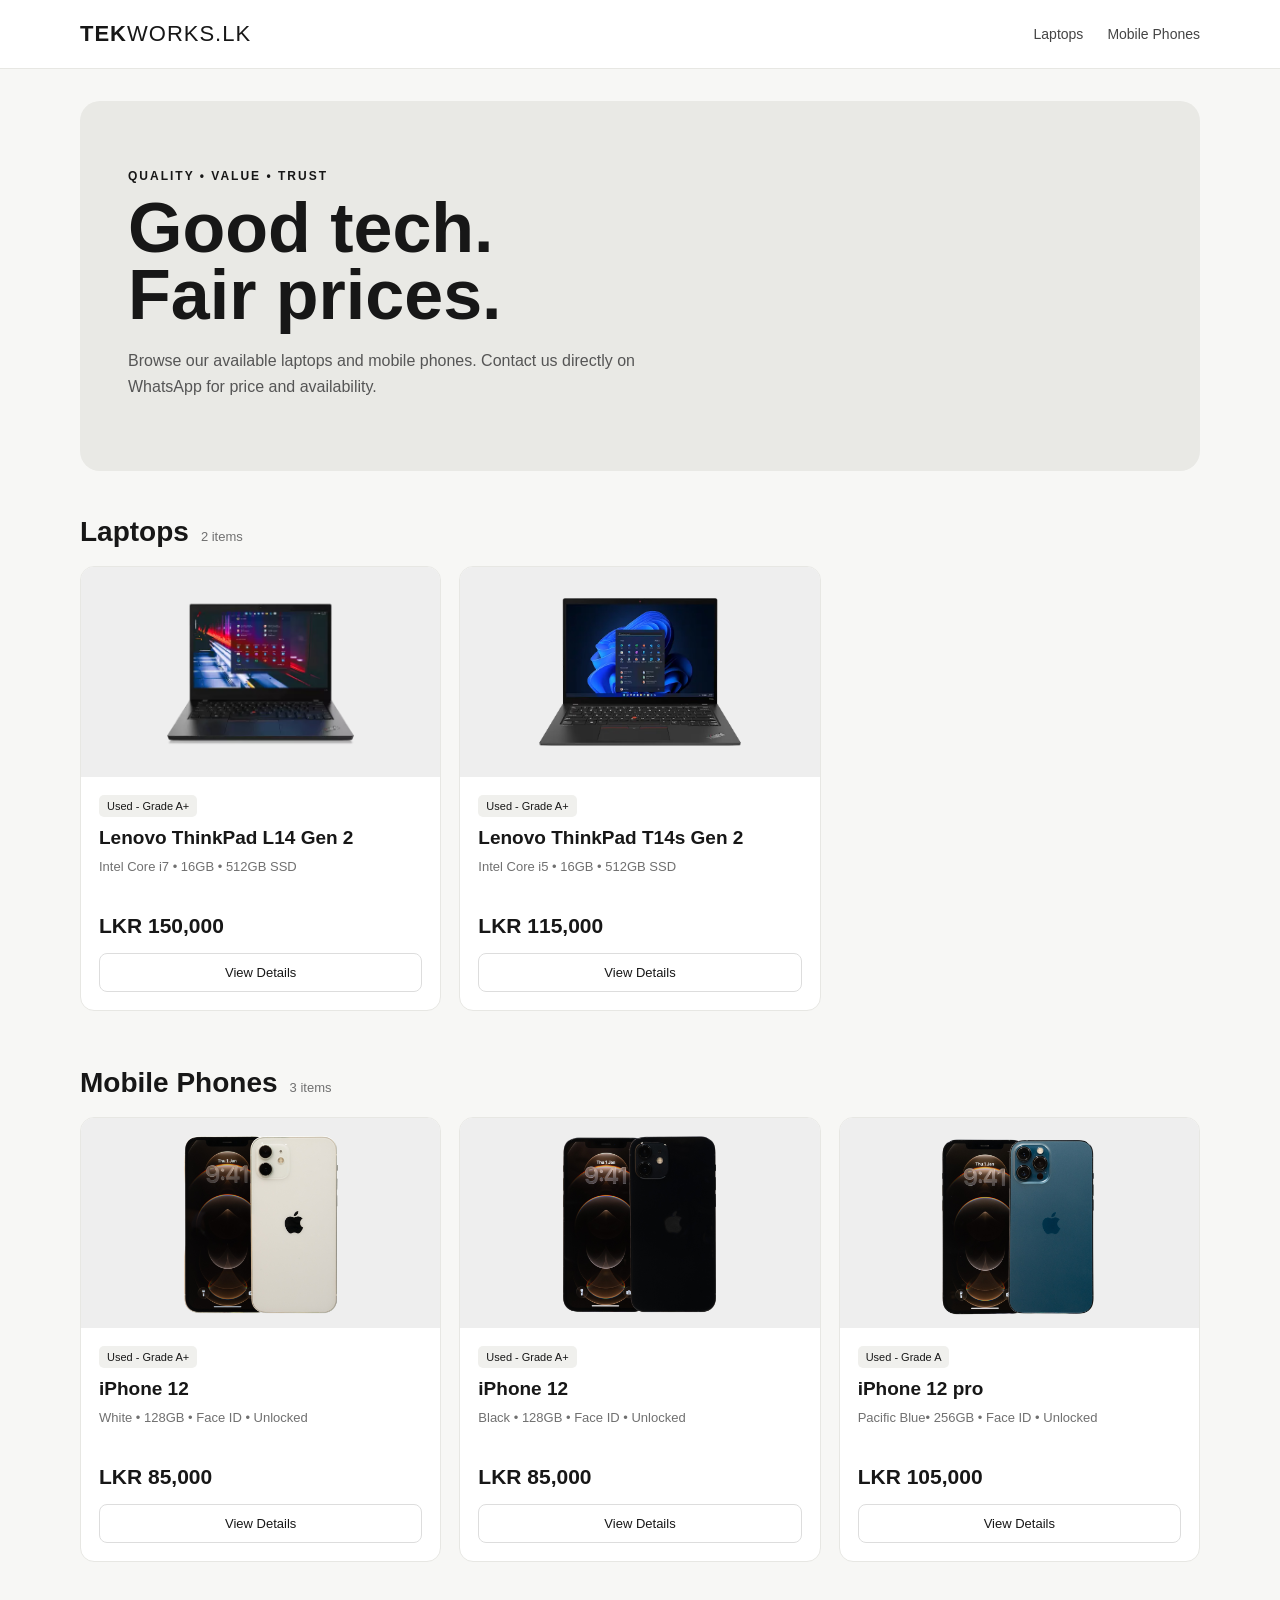
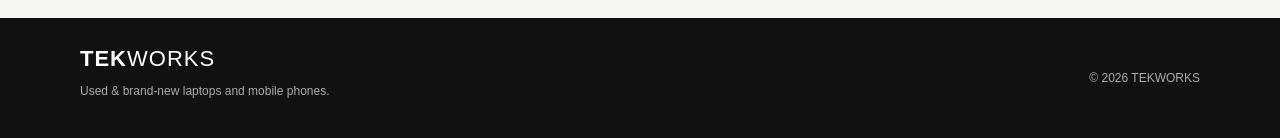
<file: index.html>
<!DOCTYPE html>
<html lang="en">
<head>
  <meta charset="UTF-8">
  <meta name="viewport" content="width=device-width, initial-scale=1.0">
  <title>TEKWORKS | Laptops & Mobile Phones</title>
  <link rel="icon" type="image/png" href="/assets/icon-t.png">
  <link rel="stylesheet" href="style.css">
</head>
<body>
  <header class="site-header">
    <div class="container nav">
      <a class="logo" href="index.html">TEK<span>WORKS.LK</span></a>
      <nav>
        <a href="#laptops">Laptops</a>
        <a href="#phones">Mobile Phones</a>
      </nav>
    </div>
  </header>

  <main class="container">
    <section class="hero">
      <div>
        <p class="eyebrow">QUALITY • VALUE • TRUST</p>
        <h1>Good tech.<br>Fair prices.</h1>
        <p>Browse our available laptops and mobile phones. Contact us directly on WhatsApp for price and availability.</p>
      </div>
    </section>

    <div id="message" class="message"></div>

    <section id="laptops" class="product-section">
      <div class="section-heading">
        <h2>Laptops</h2>
        <span id="laptop-count"></span>
      </div>
      <div id="laptop-grid" class="product-grid"></div>
    </section>

    <section id="phones" class="product-section">
      <div class="section-heading">
        <h2>Mobile Phones</h2>
        <span id="phone-count"></span>
      </div>
      <div id="phone-grid" class="product-grid"></div>
    </section>
  </main>

  <footer class="site-footer">
    <div class="container footer-inner">
      <div>
        <div class="logo">TEK<span>WORKS</span></div>
        <p>Used & brand-new laptops and mobile phones.</p>
      </div>
      <p>© 2026 TEKWORKS</p>
    </div>
  </footer>

  <script src="app.js"></script>
</body>
</html>
</file>
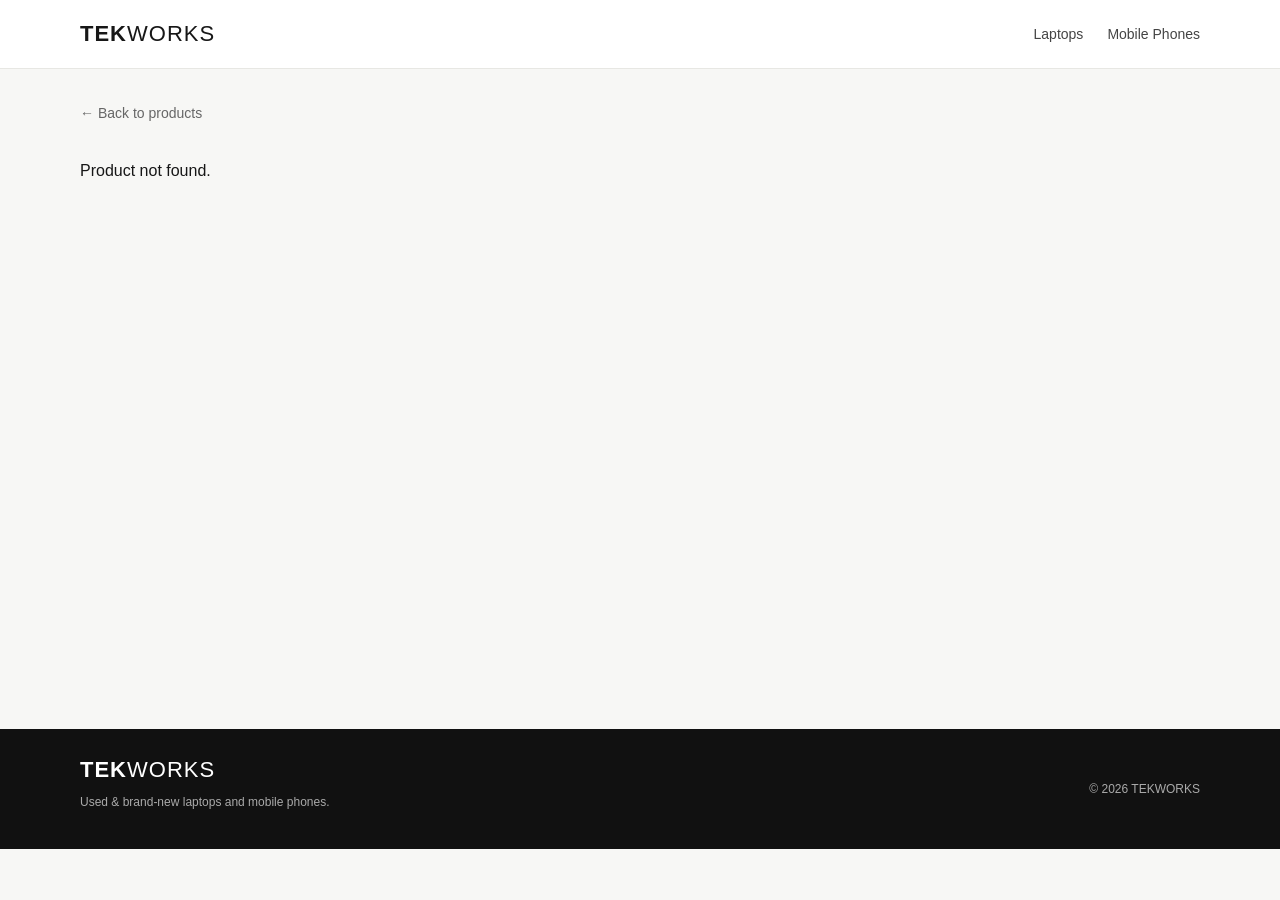
<file: detail.html>
<!DOCTYPE html>
<html lang="en">
<head>
  <meta charset="UTF-8">
  <meta name="viewport" content="width=device-width, initial-scale=1.0">
  <title>Product Details | TEKWORKS</title>
  <link rel="icon" type="image/png" href="/assets/icon-t.png">
  <link rel="stylesheet" href="style.css">
</head>
<body>
  <header class="site-header">
    <div class="container nav">
      <a class="logo" href="index.html">TEK<span>WORKS</span></a>
      <nav>
        <a href="index.html#laptops">Laptops</a>
        <a href="index.html#phones">Mobile Phones</a>
      </nav>
    </div>
  </header>

  <main class="container detail-page">
    <a href="index.html" class="back">← Back to products</a>
    <div id="product-detail"></div>
  </main>

  <footer class="site-footer">
    <div class="container footer-inner">
      <div>
        <div class="logo">TEK<span>WORKS</span></div>
        <p>Used & brand-new laptops and mobile phones.</p>
      </div>
      <p>© 2026 TEKWORKS</p>
    </div>
  </footer>

  <script src="app.js"></script>
</body>
</html>
</file>
<file: style.css>
* { box-sizing: border-box; }
:root {
  --bg: #f7f7f5;
  --card: #fff;
  --text: #171717;
  --muted: #707070;
  --line: #e7e7e3;
  --accent: #111;
  --whatsapp: #25d366;
}
body {
  margin: 0;
  font-family: Arial, Helvetica, sans-serif;
  color: var(--text);
  background: var(--bg);
}
a { color: inherit; text-decoration: none; }
.container { width: min(1120px, calc(100% - 32px)); margin: auto; }

.site-header {
  background: #fff;
  border-bottom: 1px solid var(--line);
  position: sticky;
  top: 0;
  z-index: 10;
}
.nav {
  min-height: 68px;
  display: flex;
  align-items: center;
  justify-content: space-between;
}
.logo { font-size: 22px; font-weight: 800; letter-spacing: 1px; }
.logo span { font-weight: 400; }
nav { display: flex; gap: 24px; font-size: 14px; color: #444; }
nav a:hover { color: #000; }

.hero {
  margin: 32px 0 45px;
  padding: 56px 48px;
  background: #e9e9e5;
  border-radius: 20px;
}
.eyebrow { font-size: 12px; letter-spacing: 2px; font-weight: bold; }
.hero h1 { font-size: clamp(40px, 7vw, 70px); line-height: .95; margin: 12px 0 20px; }
.hero p:last-child { max-width: 540px; color: #555; line-height: 1.6; }

.product-section { margin: 0 0 56px; }
.section-heading { display: flex; align-items: baseline; gap: 12px; margin-bottom: 18px; }
.section-heading h2 { margin: 0; font-size: 28px; }
.section-heading span { color: var(--muted); font-size: 13px; }

.product-grid {
  display: grid;
  grid-template-columns: repeat(3, 1fr);
  gap: 18px;
}
.product-card {
  background: var(--card);
  border: 1px solid var(--line);
  border-radius: 14px;
  overflow: hidden;
  transition: transform .15s, box-shadow .15s;
}
.product-card:hover { transform: translateY(-3px); box-shadow: 0 8px 25px rgba(0,0,0,.07); }
.product-image {
  height: 210px;
  background: #eee;
  display: flex;
  align-items: center;
  justify-content: center;
  overflow: hidden;
}
.product-image img { width: 100%; height: 100%; object-fit: contain; }
.placeholder { font-size: 54px; color: #aaa; }
.product-info { padding: 18px; }
.badge {
  display: inline-block;
  background: #f0f0ed;
  padding: 5px 8px;
  border-radius: 5px;
  font-size: 11px;
  margin-bottom: 10px;
}
.product-info h3 { margin: 0 0 8px; font-size: 19px; }
.specs { color: var(--muted); font-size: 13px; line-height: 1.6; min-height: 42px; }
.price { font-size: 21px; font-weight: bold; margin-top: 15px; }
.view-button {
  display: block;
  margin-top: 15px;
  padding: 11px;
  text-align: center;
  border: 1px solid #ddd;
  border-radius: 8px;
  font-size: 13px;
}
.view-button:hover { background: #111; color: #fff; }

.detail-page { padding: 35px 0 70px; min-height: 70vh; }
.back { display: inline-block; color: #666; margin-bottom: 25px; font-size: 14px; }
.detail-card {
  background: #fff;
  border: 1px solid var(--line);
  border-radius: 18px;
  overflow: hidden;
  display: grid;
  grid-template-columns: 1fr 1fr;
}
.detail-image { min-height: 450px; background: #eee; }
.detail-image img { width: 100%; height: 100%; object-fit: contain; }
.detail-content { padding: 42px; }
.detail-content h1 { font-size: 38px; margin: 10px 0; }
.detail-price { font-size: 28px; font-weight: bold; margin: 20px 0; }
.detail-description { color: #666; line-height: 1.7; }
.spec-table { width: 100%; border-collapse: collapse; margin: 25px 0; }
.spec-table td { padding: 10px 0; border-bottom: 1px solid #eee; font-size: 14px; }
.spec-table td:first-child { color: #777; width: 42%; }
.whatsapp {
  display: block;
  text-align: center;
  background: var(--whatsapp);
  color: #fff;
  padding: 14px 18px;
  border-radius: 9px;
  font-weight: bold;
  margin-top: 24px;
}
.message { color: #777; margin-bottom: 20px; }

.site-footer { background: #111; color: #aaa; margin-top: 30px; }
.footer-inner { min-height: 120px; display: flex; justify-content: space-between; align-items: center; gap: 20px; }
.site-footer .logo { color: #fff; }
.site-footer p { font-size: 12px; }

@media (max-width: 800px) {
  .product-grid { grid-template-columns: repeat(2, 1fr); }
  .detail-card { grid-template-columns: 1fr; }
  .detail-image { min-height: 300px; }
}
@media (max-width: 550px) {
  .product-grid { grid-template-columns: 1fr; }
  nav { gap: 12px; }
  .hero { padding: 38px 25px; }
  .detail-content { padding: 25px; }
  .detail-content h1 { font-size: 30px; }
  .footer-inner { flex-direction: column; align-items: flex-start; padding: 25px 0; }
}
</file>
